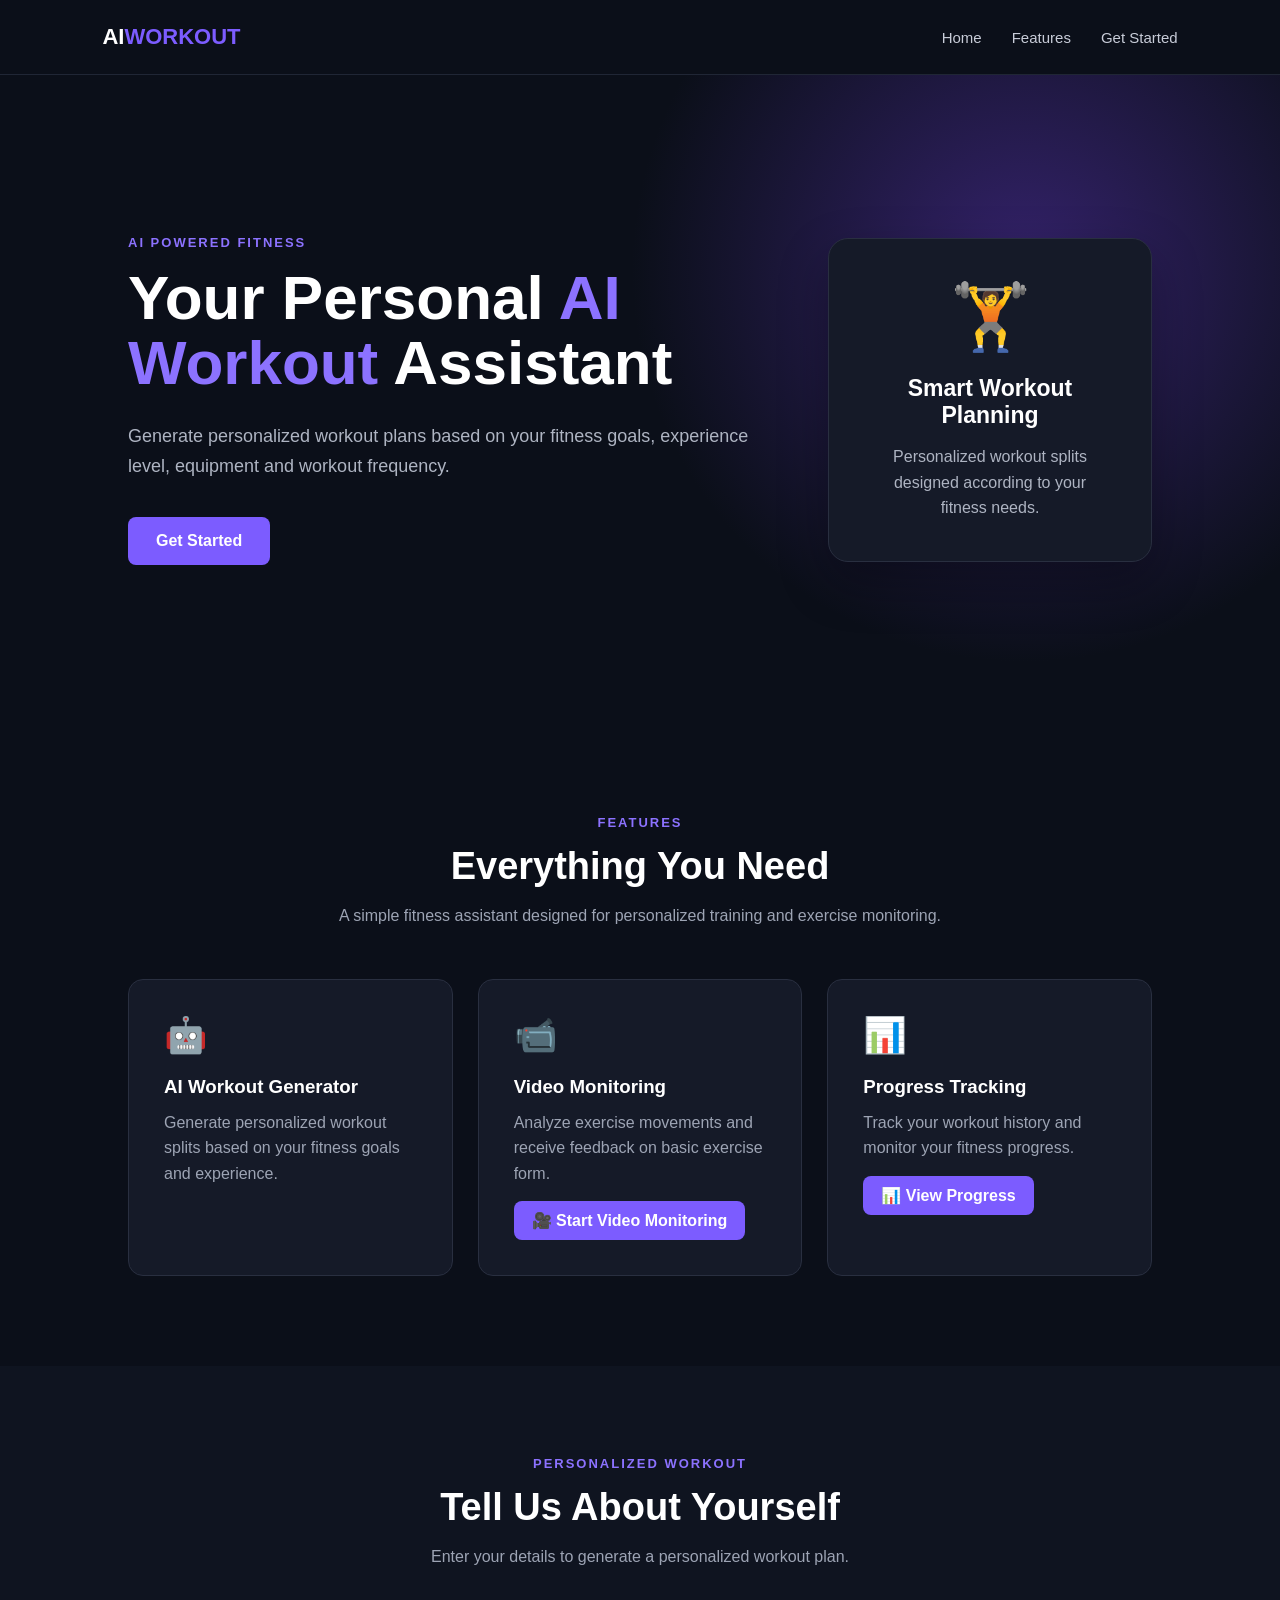
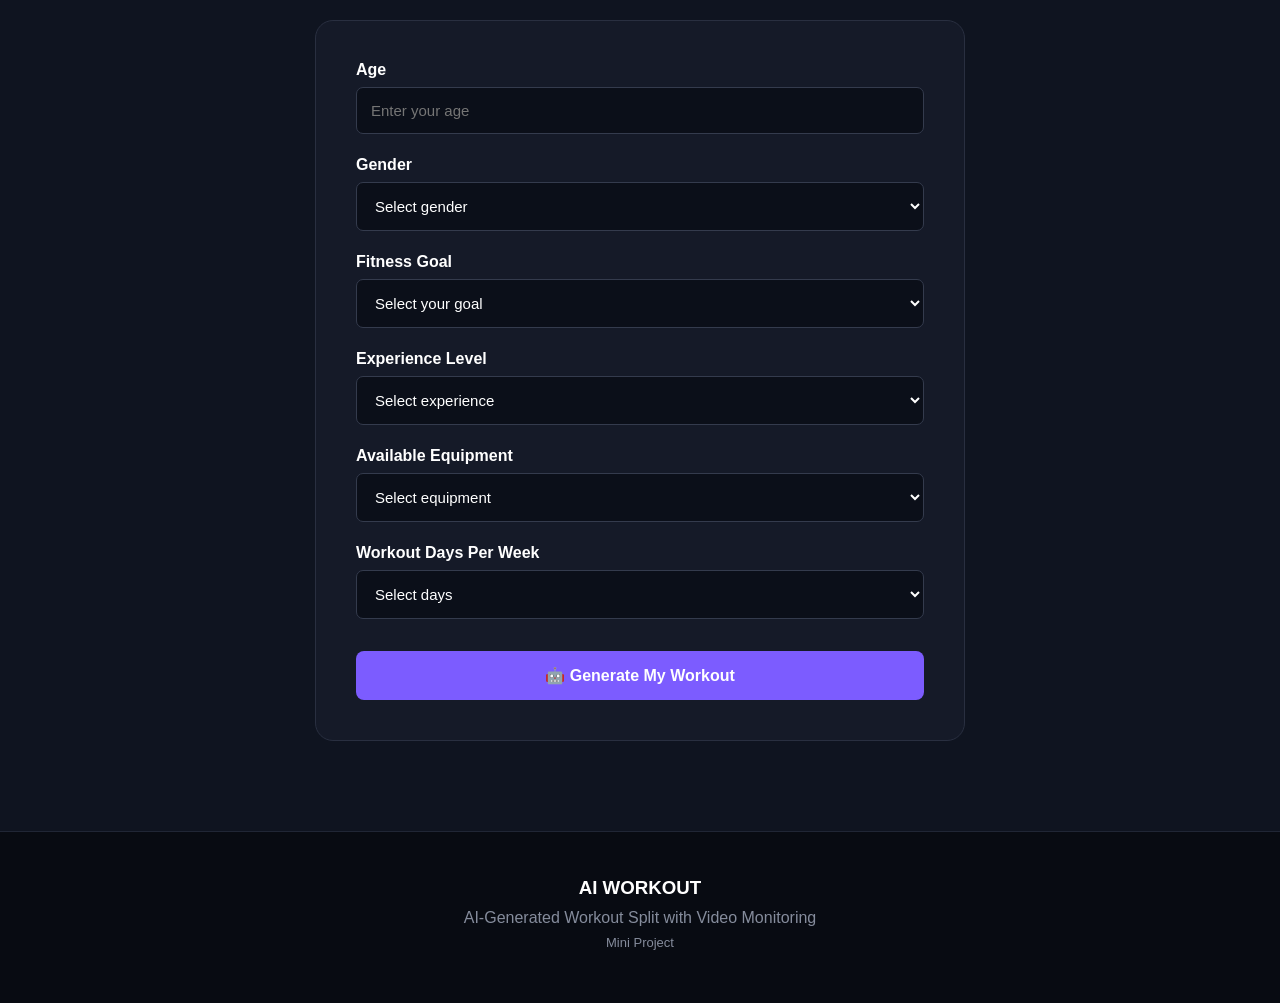
<file: index.html>
<!DOCTYPE html>
<html lang="en">
<head>
    <meta charset="UTF-8">
    <meta name="viewport" content="width=device-width, initial-scale=1.0">

    <title>AI Workout</title>

    <link rel="stylesheet" href="style.css">
</head>

<body>

    <!-- Navigation -->
    <nav class="navbar">

        <div class="logo">
            AI<span>WORKOUT</span>
        </div>

        <div class="nav-links">
            <a href="#home">Home</a>
            <a href="#features">Features</a>
            <a href="#assessment">Get Started</a>
        </div>

    </nav>


    <!-- Home Section -->
    <section id="home" class="hero">

        <div class="hero-content">

            <p class="small-title">AI POWERED FITNESS</p>

            <h1>
                Your Personal
                <span>AI Workout</span>
                Assistant
            </h1>

            <p class="hero-text">
                Generate personalized workout plans based on your
                fitness goals, experience level, equipment and workout
                frequency.
            </p>

            <a href="#assessment" class="main-button">
                Get Started
            </a>

        </div>

        <div class="hero-card">

            <div class="card-icon">🏋️</div>

            <h3>Smart Workout Planning</h3>

            <p>
                Personalized workout splits designed according
                to your fitness needs.
            </p>

        </div>

    </section>


    <!-- Features -->
    <section id="features" class="features-section">

        <div class="section-heading">

            <p class="small-title">FEATURES</p>

            <h2>Everything You Need</h2>

            <p>
                A simple fitness assistant designed for personalized
                training and exercise monitoring.
            </p>

        </div>


        <div class="feature-container">

            <div class="feature-card">

                <div class="feature-icon">🤖</div>

                <h3>AI Workout Generator</h3>

                <p>
                    Generate personalized workout splits based on
                    your fitness goals and experience.
                </p>

            </div>


            <div class="feature-card">

                <div class="feature-icon">📹</div>

                <h3>Video Monitoring</h3>

                <p>
                    Analyze exercise movements and receive feedback
                    on basic exercise form.
                </p>
                <a href="monitor.html" class="feature-button">
    🎥 Start Video Monitoring
</a>

            </div>


            <div class="feature-card">

                <div class="feature-icon">📊</div>

                <h3>Progress Tracking</h3>

                <p>
                    Track your workout history and monitor your
                    fitness progress.
                </p>
                <a href="progress.html" class="feature-button">
    📊 View Progress
</a>

            </div>

        </div>

    </section>


    <!-- Assessment -->
    <section id="assessment" class="assessment-section">

        <div class="section-heading">

            <p class="small-title">PERSONALIZED WORKOUT</p>

            <h2>Tell Us About Yourself</h2>

            <p>
                Enter your details to generate a personalized workout plan.
            </p>

        </div>


        <div class="form-container">

            <form id="workoutForm">


                <!-- Age -->
                <div class="form-group">

                    <label for="age">
                        Age
                    </label>

                    <input
                        type="number"
                        id="age"
                        placeholder="Enter your age"
                        min="13"
                        max="80"
                        required
                    >

                </div>


                <!-- Gender -->
                <div class="form-group">

                    <label for="gender">
                        Gender
                    </label>

                    <select id="gender" required>

                        <option value="">
                            Select gender
                        </option>

                        <option value="male">
                            Male
                        </option>

                        <option value="female">
                            Female
                        </option>

                        <option value="other">
                            Other
                        </option>

                    </select>

                </div>


                <!-- Fitness Goal -->
                <div class="form-group">

                    <label for="goal">
                        Fitness Goal
                    </label>

                    <select id="goal" required>

                        <option value="">
                            Select your goal
                        </option>

                        <option value="muscle">
                            Muscle Gain
                        </option>

                        <option value="weightloss">
                            Weight Loss
                        </option>

                        <option value="strength">
                            Strength
                        </option>

                        <option value="fitness">
                            General Fitness
                        </option>

                    </select>

                </div>


                <!-- Experience -->
                <div class="form-group">

                    <label for="experience">
                        Experience Level
                    </label>

                    <select id="experience" required>

                        <option value="">
                            Select experience
                        </option>

                        <option value="beginner">
                            Beginner
                        </option>

                        <option value="intermediate">
                            Intermediate
                        </option>

                        <option value="advanced">
                            Advanced
                        </option>

                    </select>

                </div>


                <!-- Equipment -->
                <div class="form-group">

                    <label for="equipment">
                        Available Equipment
                    </label>

                    <select id="equipment" required>

                        <option value="">
                            Select equipment
                        </option>

                        <option value="none">
                            No Equipment
                        </option>

                        <option value="dumbbell">
                            Dumbbells
                        </option>

                        <option value="gym">
                            Full Gym
                        </option>

                    </select>

                </div>


                <!-- Workout Days -->
                <div class="form-group">

                    <label for="days">
                        Workout Days Per Week
                    </label>

                    <select id="days" required>

                        <option value="">
                            Select days
                        </option>

                        <option value="3">
                            3 Days
                        </option>

                        <option value="4">
                            4 Days
                        </option>

                        <option value="5">
                            5 Days
                        </option>

                        <option value="6">
                            6 Days
                        </option>

                    </select>

                </div>


                <button type="submit" class="generate-button">
                    🤖 Generate My Workout
                </button>

            </form>

        </div>

    </section>


    <!-- Workout Result -->
    <section id="result" class="result-section">

        <div class="section-heading">

            <p class="small-title">YOUR RESULT</p>

            <h2>Your Personalized Workout</h2>

        </div>


        <div id="workoutResult" class="workout-result">

            <!-- JavaScript will insert workout here -->

        </div>

    </section>


    <!-- Footer -->
    <footer>

        <h3>AI WORKOUT</h3>

        <p>
            AI-Generated Workout Split with Video Monitoring
        </p>

        <p class="copyright">
            Mini Project
        </p>

    </footer>


    <script src="script.js"></script>

</body>
</html>
</file>
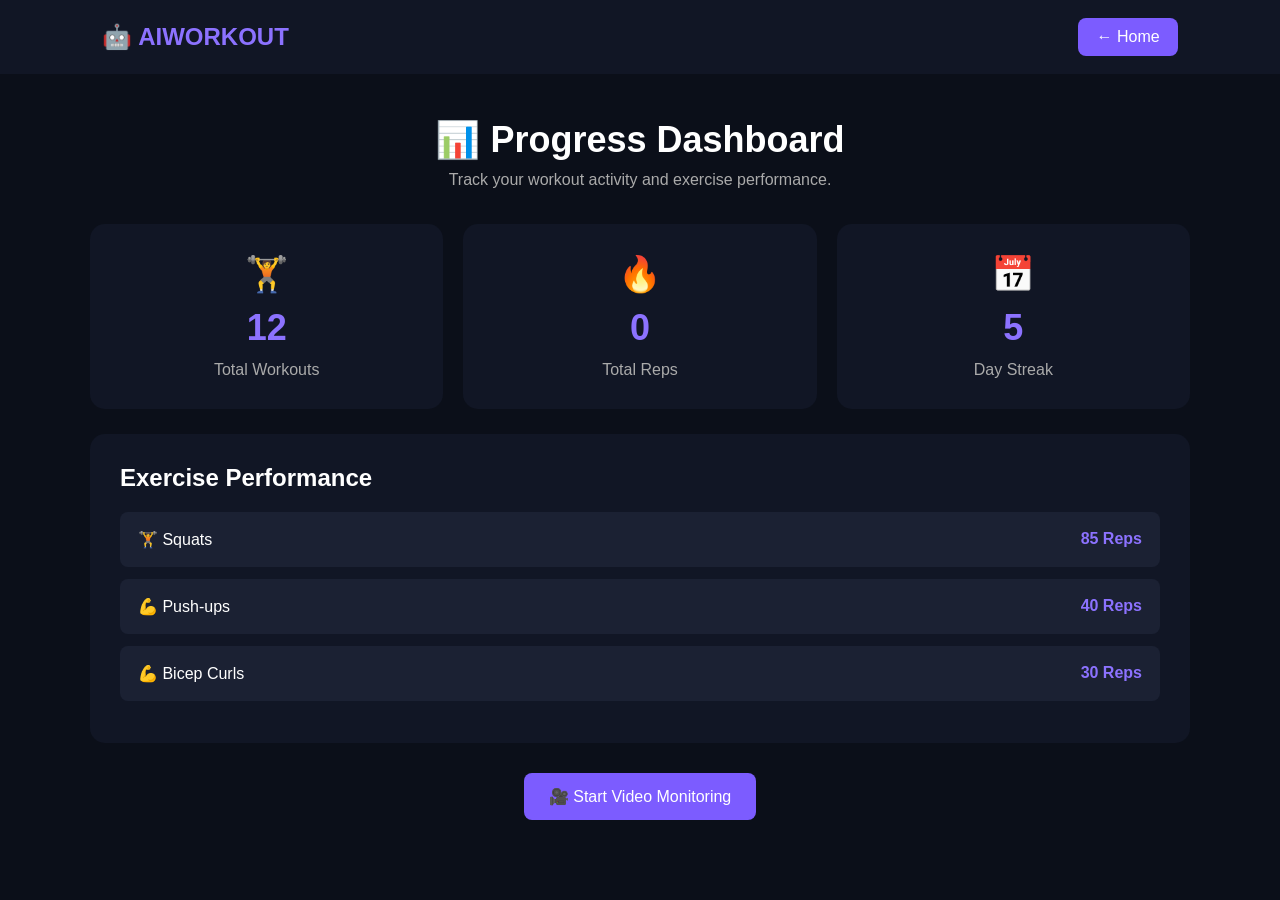
<file: progress.html>
<!DOCTYPE html>
<html lang="en">
<head>
    <meta charset="UTF-8">
    <meta name="viewport" content="width=device-width, initial-scale=1.0">
    <title>AI Workout - Progress</title>

    <style>
        * {
            margin: 0;
            padding: 0;
            box-sizing: border-box;
        }

        body {
            font-family: Arial, sans-serif;
            background: #0b0f19;
            color: white;
        }

        .navbar {
            background: #111625;
            padding: 18px 8%;
            display: flex;
            justify-content: space-between;
            align-items: center;
        }

        .logo {
            color: #8c72ff;
            font-size: 24px;
            font-weight: bold;
        }

        .back {
            color: white;
            text-decoration: none;
            background: #7c5cff;
            padding: 10px 18px;
            border-radius: 8px;
        }

        .container {
            width: 90%;
            max-width: 1100px;
            margin: 45px auto;
        }

        h1 {
            text-align: center;
            font-size: 36px;
            margin-bottom: 10px;
        }

        .subtitle {
            text-align: center;
            color: #aaa;
            margin-bottom: 35px;
        }

        .cards {
            display: grid;
            grid-template-columns: repeat(3, 1fr);
            gap: 20px;
        }

        .card {
            background: #111625;
            padding: 30px;
            border-radius: 15px;
            text-align: center;
        }

        .icon {
            font-size: 35px;
        }

        .number {
            font-size: 36px;
            color: #8c72ff;
            font-weight: bold;
            margin: 12px 0;
        }

        .label {
            color: #aaa;
        }

        .section {
            background: #111625;
            margin-top: 25px;
            padding: 30px;
            border-radius: 15px;
        }

        .section h2 {
            margin-bottom: 20px;
        }

        .exercise {
            display: flex;
            justify-content: space-between;
            background: #1b2133;
            padding: 18px;
            margin: 12px 0;
            border-radius: 8px;
        }

        .exercise span:last-child {
            color: #8c72ff;
            font-weight: bold;
        }

        .button {
            display: block;
            width: fit-content;
            margin: 30px auto 0;
            background: #7c5cff;
            color: white;
            text-decoration: none;
            padding: 14px 25px;
            border-radius: 8px;
        }

        @media (max-width: 700px) {
            .cards {
                grid-template-columns: 1fr;
            }
        }
    </style>
</head>

<body>

    <nav class="navbar">
        <div class="logo">🤖 AIWORKOUT</div>
        <a href="index.html" class="back">← Home</a>
    </nav>

    <div class="container">

        <h1>📊 Progress Dashboard</h1>

        <p class="subtitle">
            Track your workout activity and exercise performance.
        </p>

        <div class="cards">

            <div class="card">
                <div class="icon">🏋️</div>
                <div class="number">12</div>
                <div class="label">Total Workouts</div>
            </div>

            <div class="card">
                <div class="icon">🔥</div>
                <div class="number" id="totalReps">0</div>
                <div class="label">Total Reps</div>
            </div>

            <div class="card">
                <div class="icon">📅</div>
                <div class="number">5</div>
                <div class="label">Day Streak</div>
            </div>

        </div>

        <div class="section">

            <h2>Exercise Performance</h2>

            <div class="exercise">
                <span>🏋️ Squats</span>
                <span>85 Reps</span>
            </div>

            <div class="exercise">
                <span>💪 Push-ups</span>
                <span>40 Reps</span>
            </div>

            <div class="exercise">
                <span>💪 Bicep Curls</span>
                <span>30 Reps</span>
            </div>

        </div>

        <a href="monitor.html" class="button">
            🎥 Start Video Monitoring
        </a>

    </div>
<script>
    const savedReps = localStorage.getItem("totalReps");

    if (savedReps !== null) {
        document.getElementById("totalReps").textContent = savedReps;
    }
</script>
</body>
</html>
</file>
<file: style.css>
* {
    margin: 0;
    padding: 0;
    box-sizing: border-box;
}

html {
    scroll-behavior: smooth;
}

body {
    font-family: Arial, sans-serif;
    background: #0b0f19;
    color: white;
}


/* NAVBAR */

.navbar {
    height: 75px;
    display: flex;
    align-items: center;
    justify-content: space-between;

    padding: 0 8%;

    background: #0b0f19;

    position: sticky;
    top: 0;
    z-index: 1000;

    border-bottom: 1px solid #202635;
}

.logo {
    font-size: 22px;
    font-weight: bold;
}

.logo span {
    color: #7c5cff;
}

.nav-links {
    display: flex;
    gap: 30px;
}

.nav-links a {
    color: #c8ccd8;
    text-decoration: none;
    font-size: 15px;
}

.nav-links a:hover {
    color: white;
}


/* HERO */

.hero {
    min-height: 650px;

    display: flex;
    align-items: center;
    justify-content: space-between;

    gap: 50px;

    padding: 80px 10%;

    background:
        radial-gradient(
            circle at 80% 30%,
            #34226b,
            transparent 35%
        );
}

.hero-content {
    max-width: 650px;
}

.small-title {
    color: #8c72ff;

    font-size: 13px;

    font-weight: bold;

    letter-spacing: 2px;

    margin-bottom: 15px;
}

.hero h1 {
    font-size: 62px;

    line-height: 1.05;

    margin-bottom: 25px;
}

.hero h1 span {
    color: #8c72ff;
}

.hero-text {
    color: #aeb4c2;

    font-size: 18px;

    line-height: 1.7;

    margin-bottom: 35px;
}

.main-button,
.generate-button {
    display: inline-block;

    border: none;

    background: #7c5cff;

    color: white;

    padding: 15px 28px;

    border-radius: 8px;

    font-size: 16px;

    font-weight: bold;

    text-decoration: none;

    cursor: pointer;

    transition: 0.3s;
}

.main-button:hover,
.generate-button:hover {
    background: #6848ee;

    transform: translateY(-2px);
}


/* HERO CARD */

.hero-card {
    width: 330px;

    padding: 40px;

    background: #151a28;

    border: 1px solid #292f40;

    border-radius: 20px;

    text-align: center;

    box-shadow: 0 20px 50px rgba(0,0,0,0.3);
}

.card-icon {
    font-size: 65px;

    margin-bottom: 20px;
}

.hero-card h3 {
    font-size: 23px;

    margin-bottom: 15px;
}

.hero-card p {
    color: #aeb4c2;

    line-height: 1.6;
}


/* SECTIONS */

.features-section,
.assessment-section,
.result-section {
    padding: 90px 10%;
}

.section-heading {
    text-align: center;

    max-width: 700px;

    margin: 0 auto 50px;
}

.section-heading h2 {
    font-size: 38px;

    margin-bottom: 15px;
}

.section-heading > p:last-child {
    color: #9da4b4;

    line-height: 1.6;
}


/* FEATURES */

.feature-container {
    display: grid;

    grid-template-columns:
        repeat(3, 1fr);

    gap: 25px;
}

.feature-card {
    background: #151a28;

    border: 1px solid #292f40;

    padding: 35px;

    border-radius: 15px;

    transition: 0.3s;
}

.feature-card:hover {
    transform: translateY(-5px);

    border-color: #7c5cff;
}

.feature-icon {
    font-size: 35px;

    margin-bottom: 20px;
}

.feature-card h3 {
    margin-bottom: 12px;
}

.feature-card p {
    color: #9da4b4;

    line-height: 1.6;
}


/* ASSESSMENT */

.assessment-section {
    background: #0f1420;
}

.form-container {
    max-width: 650px;

    margin: auto;

    background: #151a28;

    padding: 40px;

    border-radius: 18px;

    border: 1px solid #292f40;
}

.form-group {
    margin-bottom: 22px;
}

.form-group label {
    display: block;

    margin-bottom: 8px;

    font-weight: bold;
}

.form-group input,
.form-group select {
    width: 100%;

    padding: 14px;

    background: #0b0f19;

    border: 1px solid #343b4d;

    border-radius: 7px;

    color: white;

    font-size: 15px;

    outline: none;
}

.form-group input:focus,
.form-group select:focus {
    border-color: #7c5cff;
}

.generate-button {
    width: 100%;

    margin-top: 10px;
}


/* RESULT */

.result-section {
    display: none;
}

.workout-result {
    max-width: 850px;

    margin: auto;
}

.result-header {
    background: #151a28;

    border: 1px solid #292f40;

    border-radius: 15px;

    padding: 25px;

    margin-bottom: 25px;
}

.result-header h3 {
    margin-bottom: 15px;
}

.result-info {
    display: flex;

    flex-wrap: wrap;

    gap: 10px;
}

.info-tag {
    background: #26203f;

    color: #cfc5ff;

    padding: 8px 14px;

    border-radius: 20px;

    font-size: 13px;
}

.workout-day {
    background: #151a28;

    border: 1px solid #292f40;

    border-radius: 15px;

    padding: 25px;

    margin-bottom: 18px;
}

.workout-day h3 {
    color: #9b85ff;

    margin-bottom: 20px;
}

.exercise {
    display: flex;

    justify-content: space-between;

    align-items: center;

    padding: 15px 0;

    border-bottom: 1px solid #292f40;
}

.exercise:last-child {
    border-bottom: none;
}

.exercise-name {
    font-weight: bold;
}

.exercise-details {
    color: #9da4b4;

    font-size: 14px;
}


/* FOOTER */

footer {
    text-align: center;

    padding: 45px 20px;

    background: #080b12;

    border-top: 1px solid #202635;
}

footer h3 {
    margin-bottom: 10px;
}

footer p {
    color: #858c9c;

    margin-bottom: 8px;
}

.copyright {
    font-size: 13px;
}


/* MOBILE */

@media (max-width: 800px) {

    .nav-links {
        display: none;
    }

    .hero {
        flex-direction: column;

        text-align: center;

        padding: 70px 6%;
    }

    .hero h1 {
        font-size: 42px;
    }

    .hero-card {
        width: 100%;
    }

    .feature-container {
        grid-template-columns: 1fr;
    }

    .features-section,
    .assessment-section,
    .result-section {
        padding: 70px 6%;
    }

    .form-container {
        padding: 25px;
    }

}
.feature-button {
    display: inline-block;
    margin-top: 15px;
    padding: 10px 18px;
    background: #7c5cff;
    color: white;
    text-decoration: none;
    border-radius: 8px;
    font-weight: bold;
}

.feature-button:hover {
    background: #6848e8;
}
</file>
